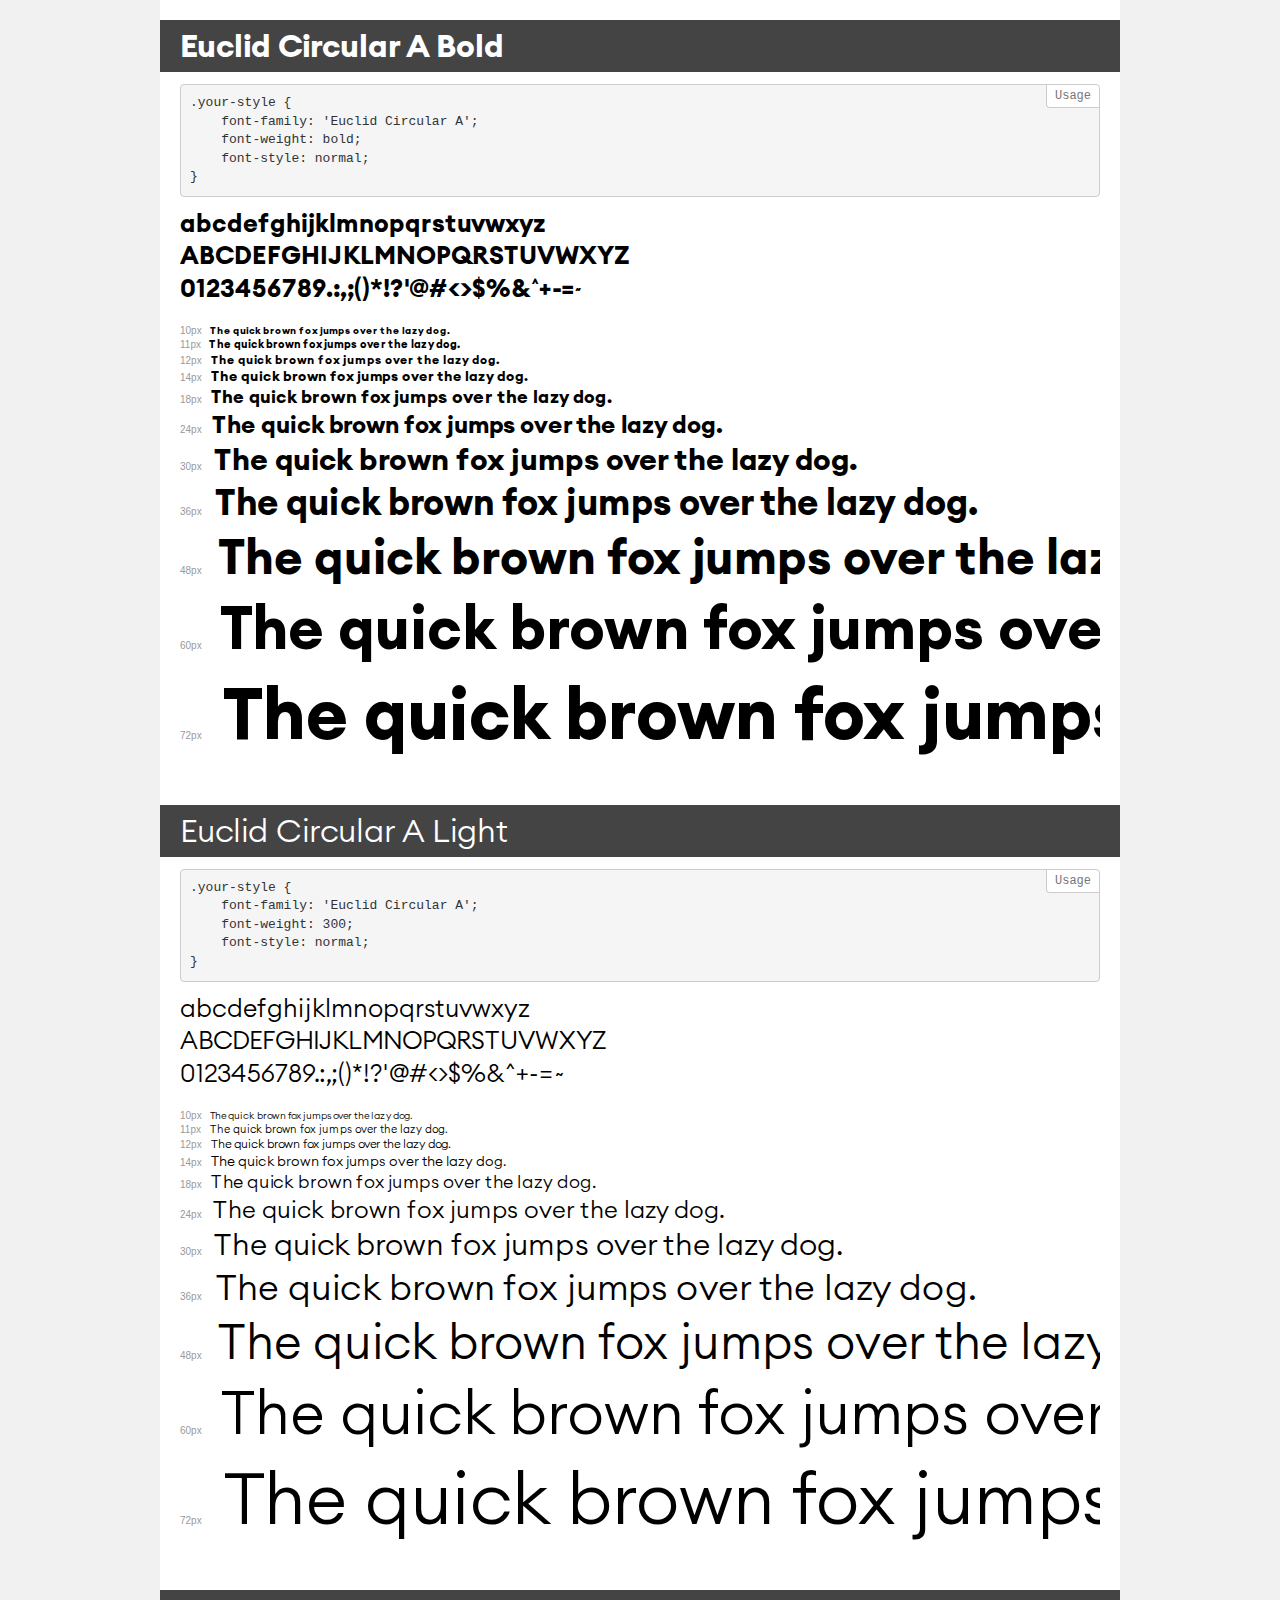
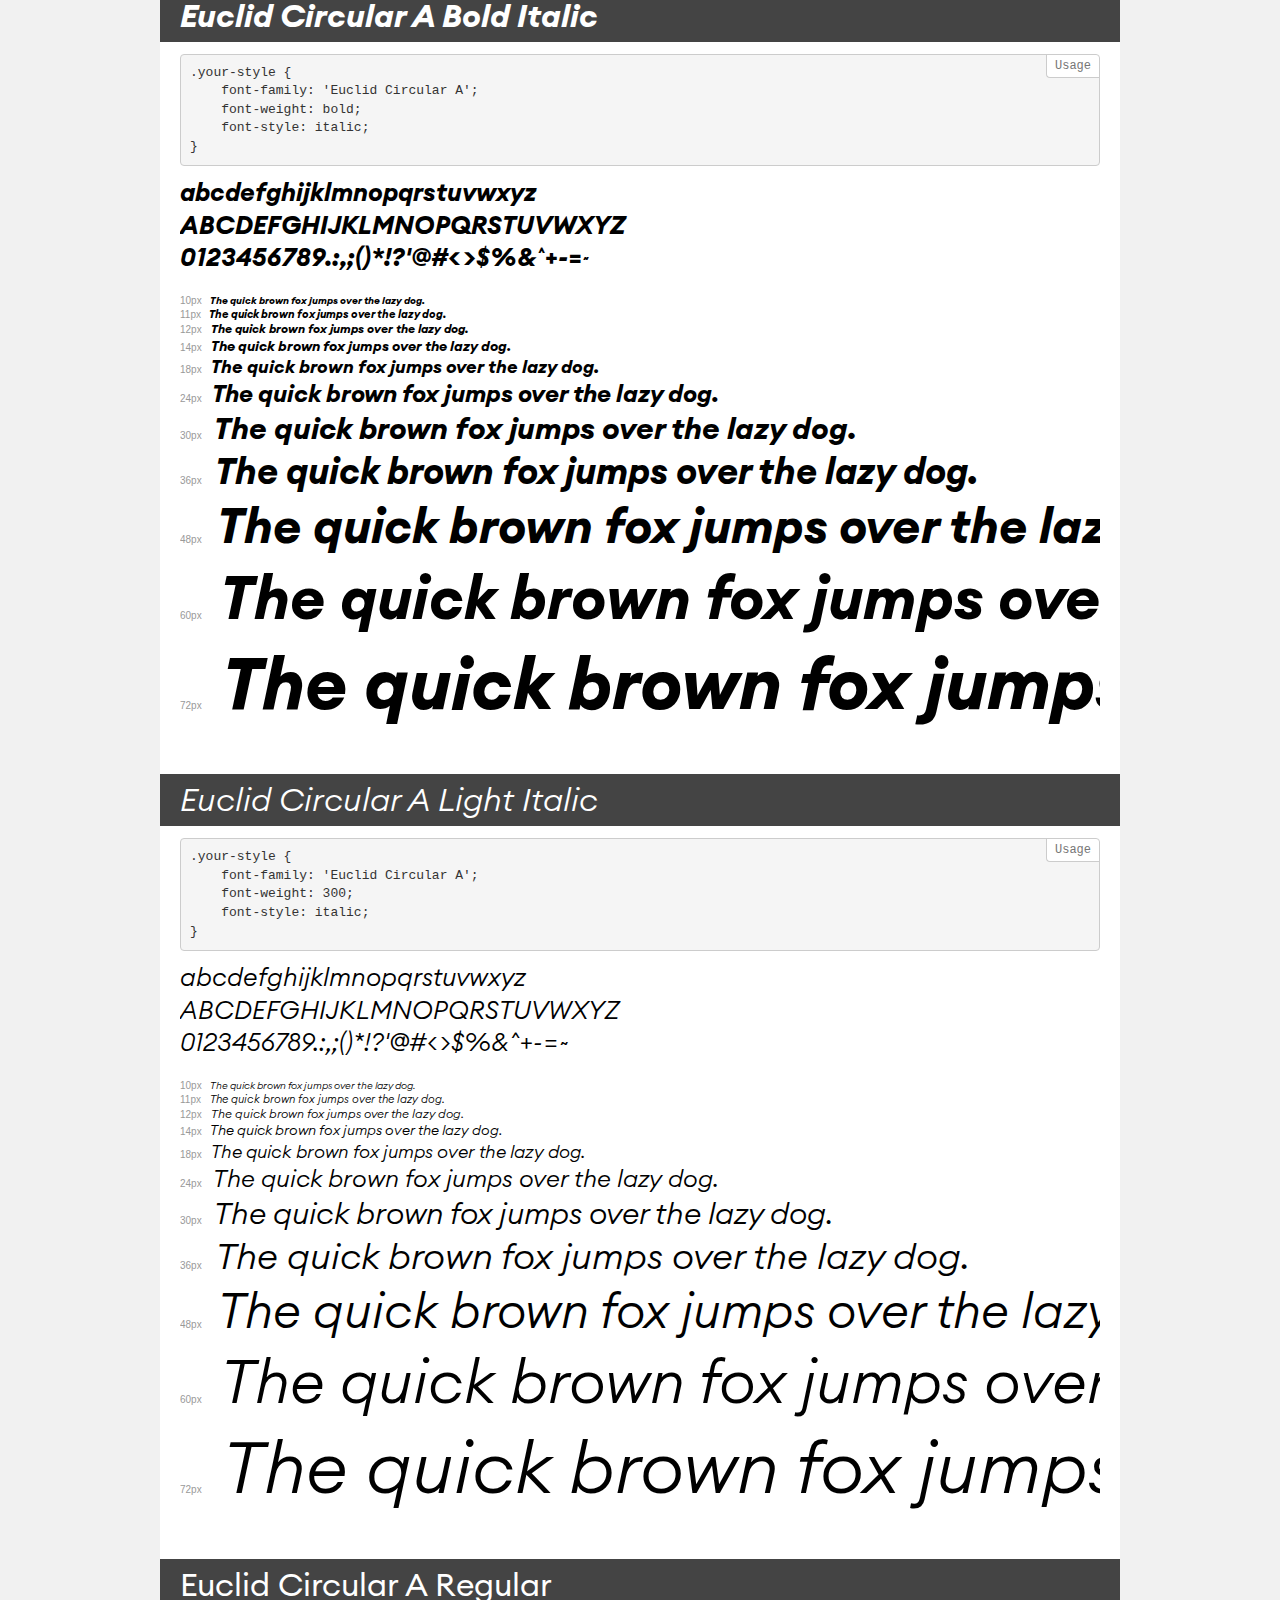
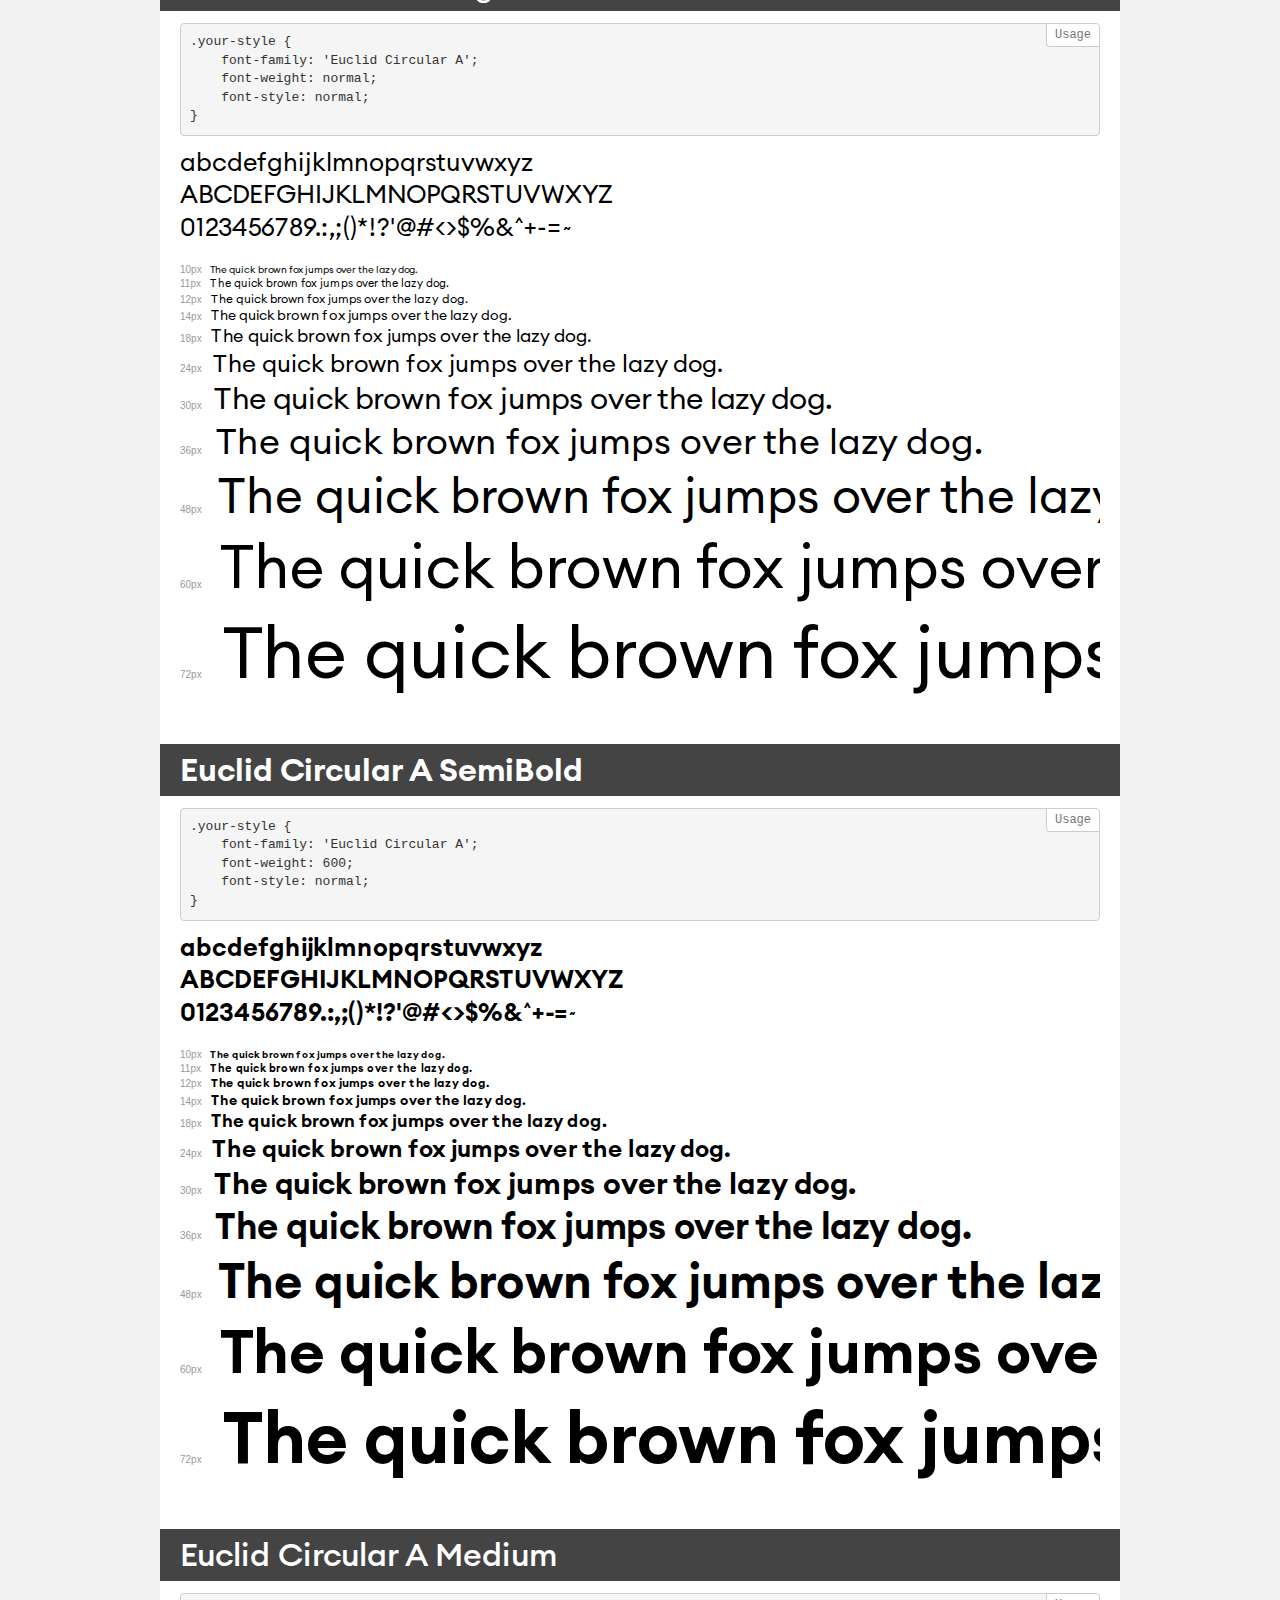
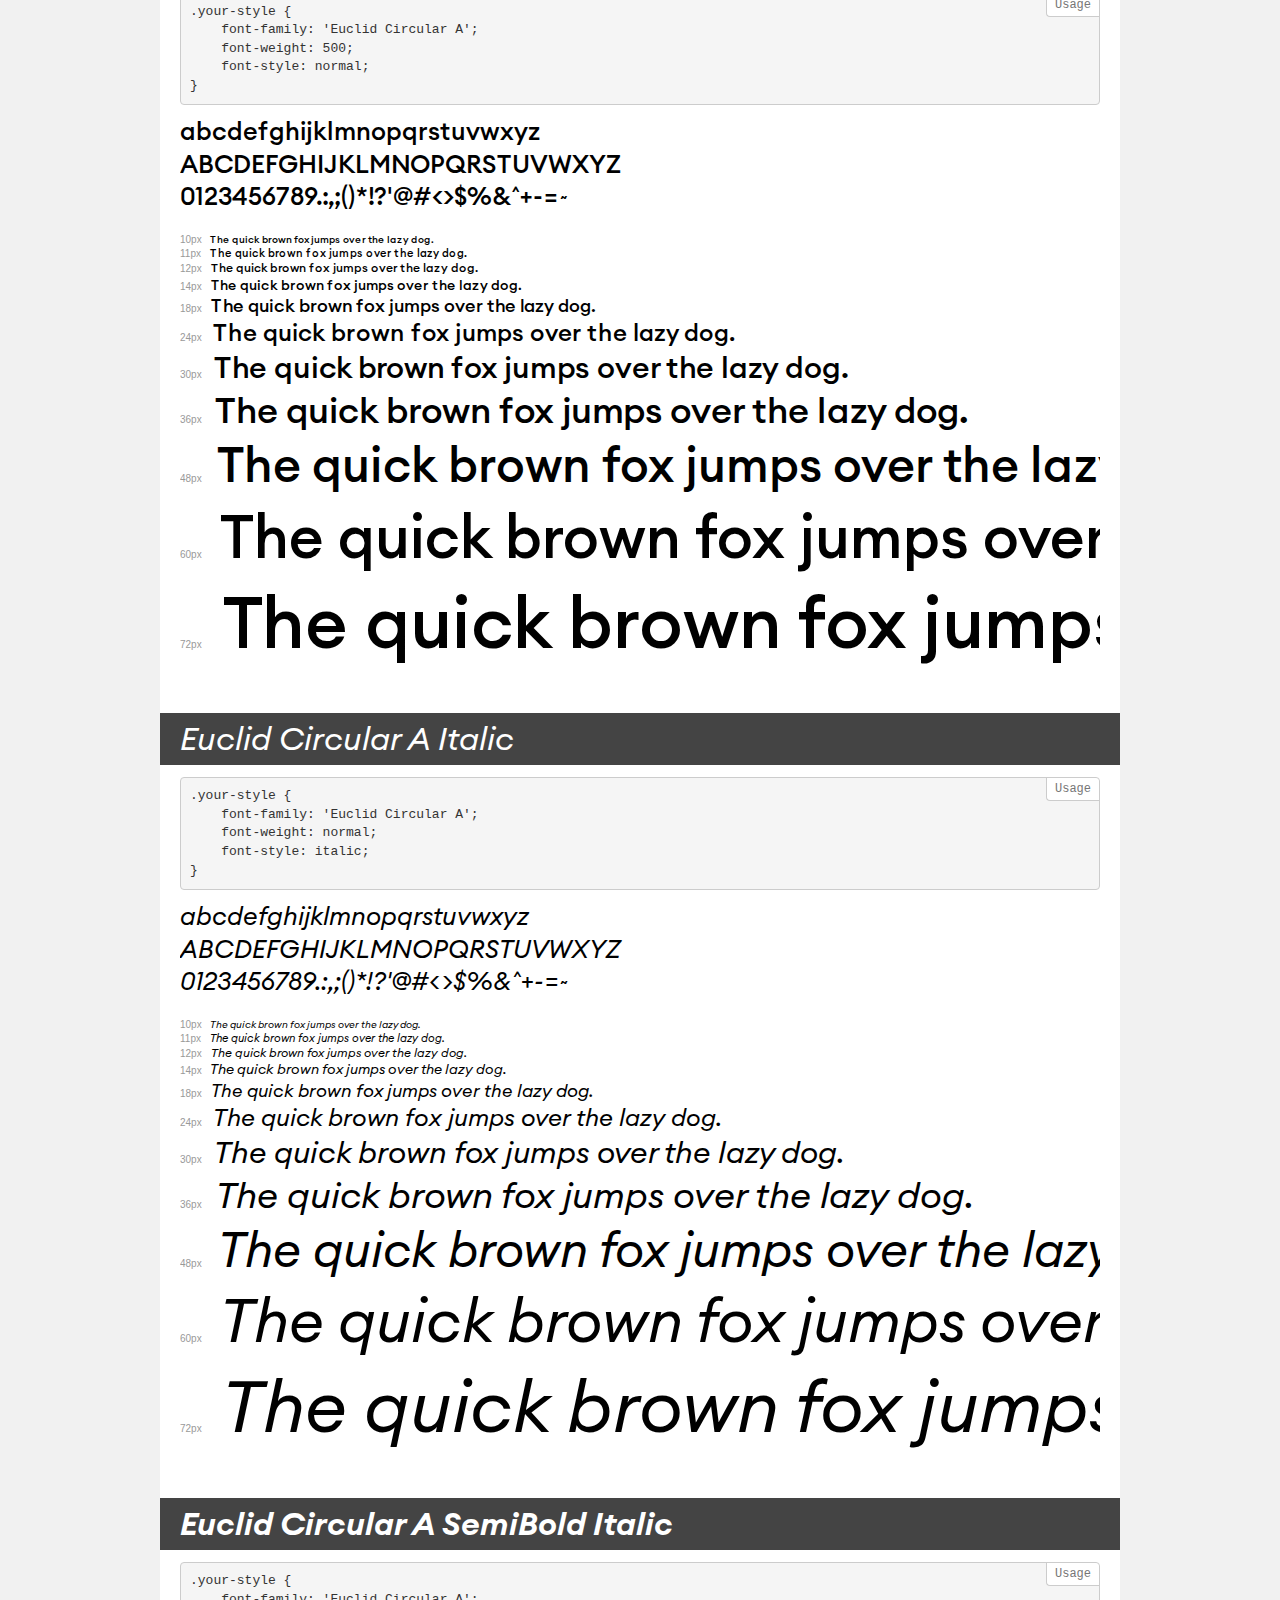
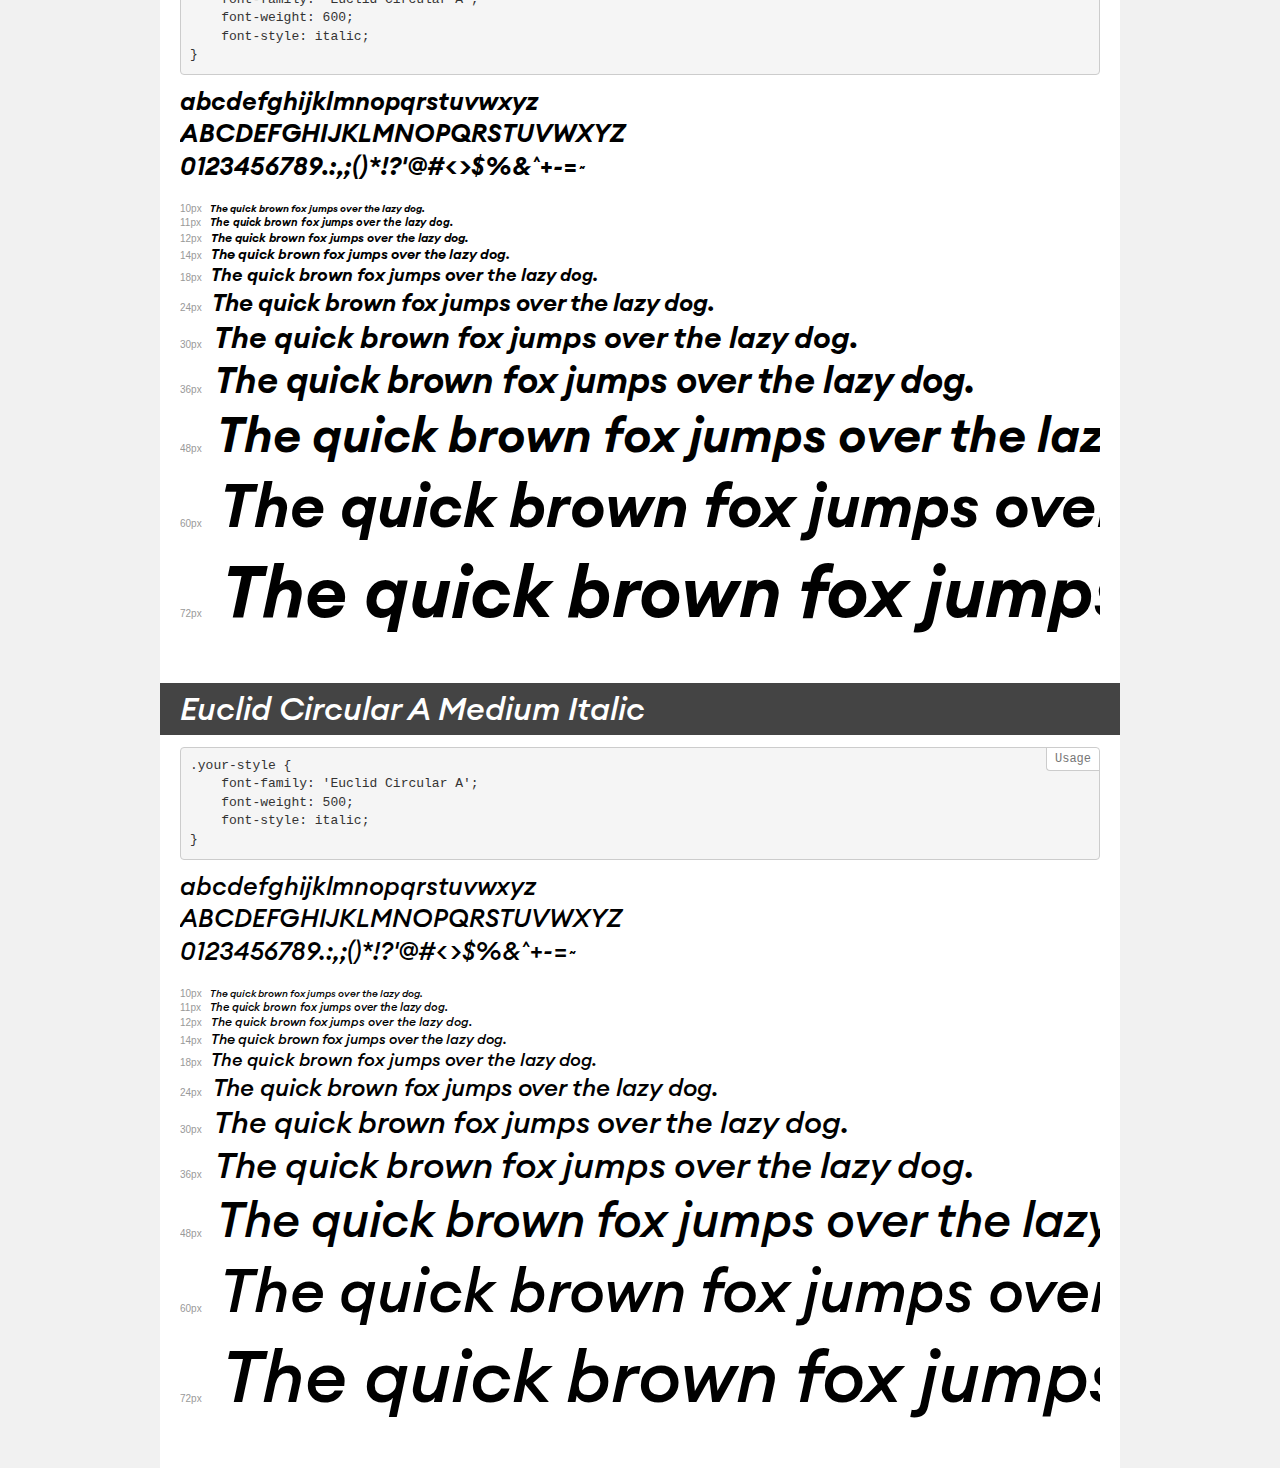
<file: assest/fonts/demo.html>
<!DOCTYPE html>
<html>

<head>
    <meta charset="utf-8" />
    <meta http-equiv="X-UA-Compatible" content="IE=edge" />
    <meta name="viewport" content="width=device-width, initial-scale=1" />
    <meta name="robots" content="noindex, noarchive" />
    <meta name="format-detection" content="telephone=no" />
    <title>Transfonter demo</title>
    <link href="stylesheet.css" rel="stylesheet" />
    <style>
        /*
        http://meyerweb.com/eric/tools/css/reset/
        v2.0 | 20110126
        License: none (public domain)
        */
        
        html,
        body,
        div,
        span,
        applet,
        object,
        iframe,
        h1,
        h2,
        h3,
        h4,
        h5,
        h6,
        p,
        blockquote,
        pre,
        a,
        abbr,
        acronym,
        address,
        big,
        cite,
        code,
        del,
        dfn,
        em,
        img,
        ins,
        kbd,
        q,
        s,
        samp,
        small,
        strike,
        strong,
        sub,
        sup,
        tt,
        var,
        b,
        u,
        i,
        center,
        dl,
        dt,
        dd,
        ol,
        ul,
        li,
        fieldset,
        form,
        label,
        legend,
        table,
        caption,
        tbody,
        tfoot,
        thead,
        tr,
        th,
        td,
        article,
        aside,
        canvas,
        details,
        embed,
        figure,
        figcaption,
        footer,
        header,
        hgroup,
        menu,
        nav,
        output,
        ruby,
        section,
        summary,
        time,
        mark,
        audio,
        video {
            margin: 0;
            padding: 0;
            border: 0;
            font-size: 100%;
            font: inherit;
            vertical-align: baseline;
        }
        /* HTML5 display-role reset for older browsers */
        
        article,
        aside,
        details,
        figcaption,
        figure,
        footer,
        header,
        hgroup,
        menu,
        nav,
        section {
            display: block;
        }
        
        body {
            line-height: 1;
        }
        
        ol,
        ul {
            list-style: none;
        }
        
        blockquote,
        q {
            quotes: none;
        }
        
        blockquote:before,
        blockquote:after,
        q:before,
        q:after {
            content: "";
            content: none;
        }
        
        table {
            border-collapse: collapse;
            border-spacing: 0;
        }
        /* common styles */
        
        body {
            background: #f1f1f1;
            color: #000;
        }
        
        .page {
            background: #fff;
            width: 920px;
            margin: 0 auto;
            padding: 20px 20px 0 20px;
            overflow: hidden;
        }
        
        .font-container {
            overflow-x: auto;
            overflow-y: hidden;
            margin-bottom: 40px;
            line-height: 1.3;
            white-space: nowrap;
            padding-bottom: 5px;
        }
        
        h1 {
            position: relative;
            background: #444;
            font-size: 32px;
            color: #fff;
            padding: 10px 20px;
            margin: 0 -20px 12px -20px;
        }
        
        .letters {
            font-size: 25px;
            margin-bottom: 20px;
        }
        
        .s10:before {
            content: "10px";
        }
        
        .s11:before {
            content: "11px";
        }
        
        .s12:before {
            content: "12px";
        }
        
        .s14:before {
            content: "14px";
        }
        
        .s18:before {
            content: "18px";
        }
        
        .s24:before {
            content: "24px";
        }
        
        .s30:before {
            content: "30px";
        }
        
        .s36:before {
            content: "36px";
        }
        
        .s48:before {
            content: "48px";
        }
        
        .s60:before {
            content: "60px";
        }
        
        .s72:before {
            content: "72px";
        }
        
        .s10:before,
        .s11:before,
        .s12:before,
        .s14:before,
        .s18:before,
        .s24:before,
        .s30:before,
        .s36:before,
        .s48:before,
        .s60:before,
        .s72:before {
            font-family: Arial, sans-serif;
            font-size: 10px;
            font-weight: normal;
            font-style: normal;
            color: #999;
            padding-right: 6px;
        }
        
        pre {
            display: block;
            position: relative;
            padding: 9px;
            margin: 0 0 10px;
            font-family: Monaco, Menlo, Consolas, "Courier New", monospace !important;
            font-size: 13px;
            line-height: 1.428571429;
            color: #333;
            font-weight: normal !important;
            font-style: normal !important;
            background-color: #f5f5f5;
            border: 1px solid #ccc;
            overflow-x: auto;
            border-radius: 4px;
        }
        
        pre:after {
            display: block;
            position: absolute;
            right: 0;
            top: 0;
            content: "Usage";
            line-height: 1;
            padding: 5px 8px;
            font-size: 12px;
            color: #767676;
            background-color: #fff;
            border: 1px solid #ccc;
            border-right: none;
            border-top: none;
            border-radius: 0 4px 0 4px;
            z-index: 10;
        }
        /* responsive */
        
        @media (max-width: 959px) {
            .page {
                width: auto;
                margin: 0;
            }
        }
    </style>
</head>

<body>
    <div class="page">
        <div class="demo" style="
          font-family: 'Euclid Circular A';
          font-weight: bold;
          font-style: normal;
        ">
            <h1>Euclid Circular A Bold</h1>
            <pre>
.your-style {
    font-family: 'Euclid Circular A';
    font-weight: bold;
    font-style: normal;
}</pre
        >
        <div class="font-container">
          <p class="letters">
            abcdefghijklmnopqrstuvwxyz<br />
            ABCDEFGHIJKLMNOPQRSTUVWXYZ<br />
            0123456789.:,;()*!?'@#<>$%&^+-=~
          </p>
          <p class="s10" style="font-size: 10px">
            The quick brown fox jumps over the lazy dog.
          </p>
          <p class="s11" style="font-size: 11px">
            The quick brown fox jumps over the lazy dog.
          </p>
          <p class="s12" style="font-size: 12px">
            The quick brown fox jumps over the lazy dog.
          </p>
          <p class="s14" style="font-size: 14px">
            The quick brown fox jumps over the lazy dog.
          </p>
          <p class="s18" style="font-size: 18px">
            The quick brown fox jumps over the lazy dog.
          </p>
          <p class="s24" style="font-size: 24px">
            The quick brown fox jumps over the lazy dog.
          </p>
          <p class="s30" style="font-size: 30px">
            The quick brown fox jumps over the lazy dog.
          </p>
          <p class="s36" style="font-size: 36px">
            The quick brown fox jumps over the lazy dog.
          </p>
          <p class="s48" style="font-size: 48px">
            The quick brown fox jumps over the lazy dog.
          </p>
          <p class="s60" style="font-size: 60px">
            The quick brown fox jumps over the lazy dog.
          </p>
          <p class="s72" style="font-size: 72px">
            The quick brown fox jumps over the lazy dog.
          </p>
        </div>
      </div>
      <div
        class="demo"
        style="
          font-family: 'Euclid Circular A';
          font-weight: 300;
          font-style: normal;
        "
      >
        <h1>Euclid Circular A Light</h1>
        <pre>
.your-style {
    font-family: 'Euclid Circular A';
    font-weight: 300;
    font-style: normal;
}</pre
        >
        <div class="font-container">
          <p class="letters">
            abcdefghijklmnopqrstuvwxyz<br />
            ABCDEFGHIJKLMNOPQRSTUVWXYZ<br />
            0123456789.:,;()*!?'@#<>$%&^+-=~
          </p>
          <p class="s10" style="font-size: 10px">
            The quick brown fox jumps over the lazy dog.
          </p>
          <p class="s11" style="font-size: 11px">
            The quick brown fox jumps over the lazy dog.
          </p>
          <p class="s12" style="font-size: 12px">
            The quick brown fox jumps over the lazy dog.
          </p>
          <p class="s14" style="font-size: 14px">
            The quick brown fox jumps over the lazy dog.
          </p>
          <p class="s18" style="font-size: 18px">
            The quick brown fox jumps over the lazy dog.
          </p>
          <p class="s24" style="font-size: 24px">
            The quick brown fox jumps over the lazy dog.
          </p>
          <p class="s30" style="font-size: 30px">
            The quick brown fox jumps over the lazy dog.
          </p>
          <p class="s36" style="font-size: 36px">
            The quick brown fox jumps over the lazy dog.
          </p>
          <p class="s48" style="font-size: 48px">
            The quick brown fox jumps over the lazy dog.
          </p>
          <p class="s60" style="font-size: 60px">
            The quick brown fox jumps over the lazy dog.
          </p>
          <p class="s72" style="font-size: 72px">
            The quick brown fox jumps over the lazy dog.
          </p>
        </div>
      </div>
      <div
        class="demo"
        style="
          font-family: 'Euclid Circular A';
          font-weight: bold;
          font-style: italic;
        "
      >
        <h1>Euclid Circular A Bold Italic</h1>
        <pre>
.your-style {
    font-family: 'Euclid Circular A';
    font-weight: bold;
    font-style: italic;
}</pre
        >
        <div class="font-container">
          <p class="letters">
            abcdefghijklmnopqrstuvwxyz<br />
            ABCDEFGHIJKLMNOPQRSTUVWXYZ<br />
            0123456789.:,;()*!?'@#<>$%&^+-=~
          </p>
          <p class="s10" style="font-size: 10px">
            The quick brown fox jumps over the lazy dog.
          </p>
          <p class="s11" style="font-size: 11px">
            The quick brown fox jumps over the lazy dog.
          </p>
          <p class="s12" style="font-size: 12px">
            The quick brown fox jumps over the lazy dog.
          </p>
          <p class="s14" style="font-size: 14px">
            The quick brown fox jumps over the lazy dog.
          </p>
          <p class="s18" style="font-size: 18px">
            The quick brown fox jumps over the lazy dog.
          </p>
          <p class="s24" style="font-size: 24px">
            The quick brown fox jumps over the lazy dog.
          </p>
          <p class="s30" style="font-size: 30px">
            The quick brown fox jumps over the lazy dog.
          </p>
          <p class="s36" style="font-size: 36px">
            The quick brown fox jumps over the lazy dog.
          </p>
          <p class="s48" style="font-size: 48px">
            The quick brown fox jumps over the lazy dog.
          </p>
          <p class="s60" style="font-size: 60px">
            The quick brown fox jumps over the lazy dog.
          </p>
          <p class="s72" style="font-size: 72px">
            The quick brown fox jumps over the lazy dog.
          </p>
        </div>
      </div>
      <div
        class="demo"
        style="
          font-family: 'Euclid Circular A';
          font-weight: 300;
          font-style: italic;
        "
      >
        <h1>Euclid Circular A Light Italic</h1>
        <pre>
.your-style {
    font-family: 'Euclid Circular A';
    font-weight: 300;
    font-style: italic;
}</pre
        >
        <div class="font-container">
          <p class="letters">
            abcdefghijklmnopqrstuvwxyz<br />
            ABCDEFGHIJKLMNOPQRSTUVWXYZ<br />
            0123456789.:,;()*!?'@#<>$%&^+-=~
          </p>
          <p class="s10" style="font-size: 10px">
            The quick brown fox jumps over the lazy dog.
          </p>
          <p class="s11" style="font-size: 11px">
            The quick brown fox jumps over the lazy dog.
          </p>
          <p class="s12" style="font-size: 12px">
            The quick brown fox jumps over the lazy dog.
          </p>
          <p class="s14" style="font-size: 14px">
            The quick brown fox jumps over the lazy dog.
          </p>
          <p class="s18" style="font-size: 18px">
            The quick brown fox jumps over the lazy dog.
          </p>
          <p class="s24" style="font-size: 24px">
            The quick brown fox jumps over the lazy dog.
          </p>
          <p class="s30" style="font-size: 30px">
            The quick brown fox jumps over the lazy dog.
          </p>
          <p class="s36" style="font-size: 36px">
            The quick brown fox jumps over the lazy dog.
          </p>
          <p class="s48" style="font-size: 48px">
            The quick brown fox jumps over the lazy dog.
          </p>
          <p class="s60" style="font-size: 60px">
            The quick brown fox jumps over the lazy dog.
          </p>
          <p class="s72" style="font-size: 72px">
            The quick brown fox jumps over the lazy dog.
          </p>
        </div>
      </div>
      <div
        class="demo"
        style="
          font-family: 'Euclid Circular A';
          font-weight: normal;
          font-style: normal;
        "
      >
        <h1>Euclid Circular A Regular</h1>
        <pre>
.your-style {
    font-family: 'Euclid Circular A';
    font-weight: normal;
    font-style: normal;
}</pre
        >
        <div class="font-container">
          <p class="letters">
            abcdefghijklmnopqrstuvwxyz<br />
            ABCDEFGHIJKLMNOPQRSTUVWXYZ<br />
            0123456789.:,;()*!?'@#<>$%&^+-=~
          </p>
          <p class="s10" style="font-size: 10px">
            The quick brown fox jumps over the lazy dog.
          </p>
          <p class="s11" style="font-size: 11px">
            The quick brown fox jumps over the lazy dog.
          </p>
          <p class="s12" style="font-size: 12px">
            The quick brown fox jumps over the lazy dog.
          </p>
          <p class="s14" style="font-size: 14px">
            The quick brown fox jumps over the lazy dog.
          </p>
          <p class="s18" style="font-size: 18px">
            The quick brown fox jumps over the lazy dog.
          </p>
          <p class="s24" style="font-size: 24px">
            The quick brown fox jumps over the lazy dog.
          </p>
          <p class="s30" style="font-size: 30px">
            The quick brown fox jumps over the lazy dog.
          </p>
          <p class="s36" style="font-size: 36px">
            The quick brown fox jumps over the lazy dog.
          </p>
          <p class="s48" style="font-size: 48px">
            The quick brown fox jumps over the lazy dog.
          </p>
          <p class="s60" style="font-size: 60px">
            The quick brown fox jumps over the lazy dog.
          </p>
          <p class="s72" style="font-size: 72px">
            The quick brown fox jumps over the lazy dog.
          </p>
        </div>
      </div>
      <div
        class="demo"
        style="
          font-family: 'Euclid Circular A';
          font-weight: 600;
          font-style: normal;
        "
      >
        <h1>Euclid Circular A SemiBold</h1>
        <pre>
.your-style {
    font-family: 'Euclid Circular A';
    font-weight: 600;
    font-style: normal;
}</pre
        >
        <div class="font-container">
          <p class="letters">
            abcdefghijklmnopqrstuvwxyz<br />
            ABCDEFGHIJKLMNOPQRSTUVWXYZ<br />
            0123456789.:,;()*!?'@#<>$%&^+-=~
          </p>
          <p class="s10" style="font-size: 10px">
            The quick brown fox jumps over the lazy dog.
          </p>
          <p class="s11" style="font-size: 11px">
            The quick brown fox jumps over the lazy dog.
          </p>
          <p class="s12" style="font-size: 12px">
            The quick brown fox jumps over the lazy dog.
          </p>
          <p class="s14" style="font-size: 14px">
            The quick brown fox jumps over the lazy dog.
          </p>
          <p class="s18" style="font-size: 18px">
            The quick brown fox jumps over the lazy dog.
          </p>
          <p class="s24" style="font-size: 24px">
            The quick brown fox jumps over the lazy dog.
          </p>
          <p class="s30" style="font-size: 30px">
            The quick brown fox jumps over the lazy dog.
          </p>
          <p class="s36" style="font-size: 36px">
            The quick brown fox jumps over the lazy dog.
          </p>
          <p class="s48" style="font-size: 48px">
            The quick brown fox jumps over the lazy dog.
          </p>
          <p class="s60" style="font-size: 60px">
            The quick brown fox jumps over the lazy dog.
          </p>
          <p class="s72" style="font-size: 72px">
            The quick brown fox jumps over the lazy dog.
          </p>
        </div>
      </div>
      <div
        class="demo"
        style="
          font-family: 'Euclid Circular A';
          font-weight: 500;
          font-style: normal;
        "
      >
        <h1>Euclid Circular A Medium</h1>
        <pre>
.your-style {
    font-family: 'Euclid Circular A';
    font-weight: 500;
    font-style: normal;
}</pre
        >
        <div class="font-container">
          <p class="letters">
            abcdefghijklmnopqrstuvwxyz<br />
            ABCDEFGHIJKLMNOPQRSTUVWXYZ<br />
            0123456789.:,;()*!?'@#<>$%&^+-=~
          </p>
          <p class="s10" style="font-size: 10px">
            The quick brown fox jumps over the lazy dog.
          </p>
          <p class="s11" style="font-size: 11px">
            The quick brown fox jumps over the lazy dog.
          </p>
          <p class="s12" style="font-size: 12px">
            The quick brown fox jumps over the lazy dog.
          </p>
          <p class="s14" style="font-size: 14px">
            The quick brown fox jumps over the lazy dog.
          </p>
          <p class="s18" style="font-size: 18px">
            The quick brown fox jumps over the lazy dog.
          </p>
          <p class="s24" style="font-size: 24px">
            The quick brown fox jumps over the lazy dog.
          </p>
          <p class="s30" style="font-size: 30px">
            The quick brown fox jumps over the lazy dog.
          </p>
          <p class="s36" style="font-size: 36px">
            The quick brown fox jumps over the lazy dog.
          </p>
          <p class="s48" style="font-size: 48px">
            The quick brown fox jumps over the lazy dog.
          </p>
          <p class="s60" style="font-size: 60px">
            The quick brown fox jumps over the lazy dog.
          </p>
          <p class="s72" style="font-size: 72px">
            The quick brown fox jumps over the lazy dog.
          </p>
        </div>
      </div>
      <div
        class="demo"
        style="
          font-family: 'Euclid Circular A';
          font-weight: normal;
          font-style: italic;
        "
      >
        <h1>Euclid Circular A Italic</h1>
        <pre>
.your-style {
    font-family: 'Euclid Circular A';
    font-weight: normal;
    font-style: italic;
}</pre
        >
        <div class="font-container">
          <p class="letters">
            abcdefghijklmnopqrstuvwxyz<br />
            ABCDEFGHIJKLMNOPQRSTUVWXYZ<br />
            0123456789.:,;()*!?'@#<>$%&^+-=~
          </p>
          <p class="s10" style="font-size: 10px">
            The quick brown fox jumps over the lazy dog.
          </p>
          <p class="s11" style="font-size: 11px">
            The quick brown fox jumps over the lazy dog.
          </p>
          <p class="s12" style="font-size: 12px">
            The quick brown fox jumps over the lazy dog.
          </p>
          <p class="s14" style="font-size: 14px">
            The quick brown fox jumps over the lazy dog.
          </p>
          <p class="s18" style="font-size: 18px">
            The quick brown fox jumps over the lazy dog.
          </p>
          <p class="s24" style="font-size: 24px">
            The quick brown fox jumps over the lazy dog.
          </p>
          <p class="s30" style="font-size: 30px">
            The quick brown fox jumps over the lazy dog.
          </p>
          <p class="s36" style="font-size: 36px">
            The quick brown fox jumps over the lazy dog.
          </p>
          <p class="s48" style="font-size: 48px">
            The quick brown fox jumps over the lazy dog.
          </p>
          <p class="s60" style="font-size: 60px">
            The quick brown fox jumps over the lazy dog.
          </p>
          <p class="s72" style="font-size: 72px">
            The quick brown fox jumps over the lazy dog.
          </p>
        </div>
      </div>
      <div
        class="demo"
        style="
          font-family: 'Euclid Circular A';
          font-weight: 600;
          font-style: italic;
        "
      >
        <h1>Euclid Circular A SemiBold Italic</h1>
        <pre>
.your-style {
    font-family: 'Euclid Circular A';
    font-weight: 600;
    font-style: italic;
}</pre
        >
        <div class="font-container">
          <p class="letters">
            abcdefghijklmnopqrstuvwxyz<br />
            ABCDEFGHIJKLMNOPQRSTUVWXYZ<br />
            0123456789.:,;()*!?'@#<>$%&^+-=~
          </p>
          <p class="s10" style="font-size: 10px">
            The quick brown fox jumps over the lazy dog.
          </p>
          <p class="s11" style="font-size: 11px">
            The quick brown fox jumps over the lazy dog.
          </p>
          <p class="s12" style="font-size: 12px">
            The quick brown fox jumps over the lazy dog.
          </p>
          <p class="s14" style="font-size: 14px">
            The quick brown fox jumps over the lazy dog.
          </p>
          <p class="s18" style="font-size: 18px">
            The quick brown fox jumps over the lazy dog.
          </p>
          <p class="s24" style="font-size: 24px">
            The quick brown fox jumps over the lazy dog.
          </p>
          <p class="s30" style="font-size: 30px">
            The quick brown fox jumps over the lazy dog.
          </p>
          <p class="s36" style="font-size: 36px">
            The quick brown fox jumps over the lazy dog.
          </p>
          <p class="s48" style="font-size: 48px">
            The quick brown fox jumps over the lazy dog.
          </p>
          <p class="s60" style="font-size: 60px">
            The quick brown fox jumps over the lazy dog.
          </p>
          <p class="s72" style="font-size: 72px">
            The quick brown fox jumps over the lazy dog.
          </p>
        </div>
      </div>
      <div
        class="demo"
        style="
          font-family: 'Euclid Circular A';
          font-weight: 500;
          font-style: italic;
        "
      >
        <h1>Euclid Circular A Medium Italic</h1>
        <pre>
.your-style {
    font-family: 'Euclid Circular A';
    font-weight: 500;
    font-style: italic;
}</pre
        >
        <div class="font-container">
          <p class="letters">
            abcdefghijklmnopqrstuvwxyz<br />
            ABCDEFGHIJKLMNOPQRSTUVWXYZ<br />
            0123456789.:,;()*!?'@#<>$%&^+-=~
          </p>
          <p class="s10" style="font-size: 10px">
            The quick brown fox jumps over the lazy dog.
          </p>
          <p class="s11" style="font-size: 11px">
            The quick brown fox jumps over the lazy dog.
          </p>
          <p class="s12" style="font-size: 12px">
            The quick brown fox jumps over the lazy dog.
          </p>
          <p class="s14" style="font-size: 14px">
            The quick brown fox jumps over the lazy dog.
          </p>
          <p class="s18" style="font-size: 18px">
            The quick brown fox jumps over the lazy dog.
          </p>
          <p class="s24" style="font-size: 24px">
            The quick brown fox jumps over the lazy dog.
          </p>
          <p class="s30" style="font-size: 30px">
            The quick brown fox jumps over the lazy dog.
          </p>
          <p class="s36" style="font-size: 36px">
            The quick brown fox jumps over the lazy dog.
          </p>
          <p class="s48" style="font-size: 48px">
            The quick brown fox jumps over the lazy dog.
          </p>
          <p class="s60" style="font-size: 60px">
            The quick brown fox jumps over the lazy dog.
          </p>
          <p class="s72" style="font-size: 72px">
            The quick brown fox jumps over the lazy dog.
          </p>
        </div>
      </div>
    </div>
  </body>
</html>
</file>
<file: assest/fonts/stylesheet.css>
@font-face {
    font-family: 'Euclid Circular A';
    src: url('EuclidCircularA-Bold.eot');
    src: local('Euclid Circular A Bold'), local('EuclidCircularA-Bold'),
        url('EuclidCircularA-Bold.eot?#iefix') format('embedded-opentype'),
        url('EuclidCircularA-Bold.woff2') format('woff2'),
        url('EuclidCircularA-Bold.woff') format('woff'),
        url('EuclidCircularA-Bold.ttf') format('truetype');
    font-weight: bold;
    font-style: normal;
}

@font-face {
    font-family: 'Euclid Circular A';
    src: url('EuclidCircularA-Light.eot');
    src: local('Euclid Circular A Light'), local('EuclidCircularA-Light'),
        url('EuclidCircularA-Light.eot?#iefix') format('embedded-opentype'),
        url('EuclidCircularA-Light.woff2') format('woff2'),
        url('EuclidCircularA-Light.woff') format('woff'),
        url('EuclidCircularA-Light.ttf') format('truetype');
    font-weight: 300;
    font-style: normal;
}

@font-face {
    font-family: 'Euclid Circular A';
    src: url('EuclidCircularA-BoldItalic.eot');
    src: local('Euclid Circular A Bold Italic'), local('EuclidCircularA-BoldItalic'),
        url('EuclidCircularA-BoldItalic.eot?#iefix') format('embedded-opentype'),
        url('EuclidCircularA-BoldItalic.woff2') format('woff2'),
        url('EuclidCircularA-BoldItalic.woff') format('woff'),
        url('EuclidCircularA-BoldItalic.ttf') format('truetype');
    font-weight: bold;
    font-style: italic;
}

@font-face {
    font-family: 'Euclid Circular A';
    src: url('EuclidCircularA-LightItalic.eot');
    src: local('Euclid Circular A Light Italic'), local('EuclidCircularA-LightItalic'),
        url('EuclidCircularA-LightItalic.eot?#iefix') format('embedded-opentype'),
        url('EuclidCircularA-LightItalic.woff2') format('woff2'),
        url('EuclidCircularA-LightItalic.woff') format('woff'),
        url('EuclidCircularA-LightItalic.ttf') format('truetype');
    font-weight: 300;
    font-style: italic;
}

@font-face {
    font-family: 'Euclid Circular A';
    src: url('EuclidCircularA-Regular.eot');
    src: local('Euclid Circular A Regular'), local('EuclidCircularA-Regular'),
        url('EuclidCircularA-Regular.eot?#iefix') format('embedded-opentype'),
        url('EuclidCircularA-Regular.woff2') format('woff2'),
        url('EuclidCircularA-Regular.woff') format('woff'),
        url('EuclidCircularA-Regular.ttf') format('truetype');
    font-weight: normal;
    font-style: normal;
}

@font-face {
    font-family: 'Euclid Circular A';
    src: url('EuclidCircularA-SemiBold.eot');
    src: local('Euclid Circular A SemiBold'), local('EuclidCircularA-SemiBold'),
        url('EuclidCircularA-SemiBold.eot?#iefix') format('embedded-opentype'),
        url('EuclidCircularA-SemiBold.woff2') format('woff2'),
        url('EuclidCircularA-SemiBold.woff') format('woff'),
        url('EuclidCircularA-SemiBold.ttf') format('truetype');
    font-weight: 600;
    font-style: normal;
}

@font-face {
    font-family: 'Euclid Circular A';
    src: url('EuclidCircularA-Medium.eot');
    src: local('Euclid Circular A Medium'), local('EuclidCircularA-Medium'),
        url('EuclidCircularA-Medium.eot?#iefix') format('embedded-opentype'),
        url('EuclidCircularA-Medium.woff2') format('woff2'),
        url('EuclidCircularA-Medium.woff') format('woff'),
        url('EuclidCircularA-Medium.ttf') format('truetype');
    font-weight: 500;
    font-style: normal;
}

@font-face {
    font-family: 'Euclid Circular A';
    src: url('EuclidCircularA-Italic.eot');
    src: local('Euclid Circular A Italic'), local('EuclidCircularA-Italic'),
        url('EuclidCircularA-Italic.eot?#iefix') format('embedded-opentype'),
        url('EuclidCircularA-Italic.woff2') format('woff2'),
        url('EuclidCircularA-Italic.woff') format('woff'),
        url('EuclidCircularA-Italic.ttf') format('truetype');
    font-weight: normal;
    font-style: italic;
}

@font-face {
    font-family: 'Euclid Circular A';
    src: url('EuclidCircularA-SemiBoldItalic.eot');
    src: local('Euclid Circular A SemiBold Italic'), local('EuclidCircularA-SemiBoldItalic'),
        url('EuclidCircularA-SemiBoldItalic.eot?#iefix') format('embedded-opentype'),
        url('EuclidCircularA-SemiBoldItalic.woff2') format('woff2'),
        url('EuclidCircularA-SemiBoldItalic.woff') format('woff'),
        url('EuclidCircularA-SemiBoldItalic.ttf') format('truetype');
    font-weight: 600;
    font-style: italic;
}

@font-face {
    font-family: 'Euclid Circular A';
    src: url('EuclidCircularA-MediumItalic.eot');
    src: local('Euclid Circular A Medium Italic'), local('EuclidCircularA-MediumItalic'),
        url('EuclidCircularA-MediumItalic.eot?#iefix') format('embedded-opentype'),
        url('EuclidCircularA-MediumItalic.woff2') format('woff2'),
        url('EuclidCircularA-MediumItalic.woff') format('woff'),
        url('EuclidCircularA-MediumItalic.ttf') format('truetype');
    font-weight: 500;
    font-style: italic;
}
</file>
